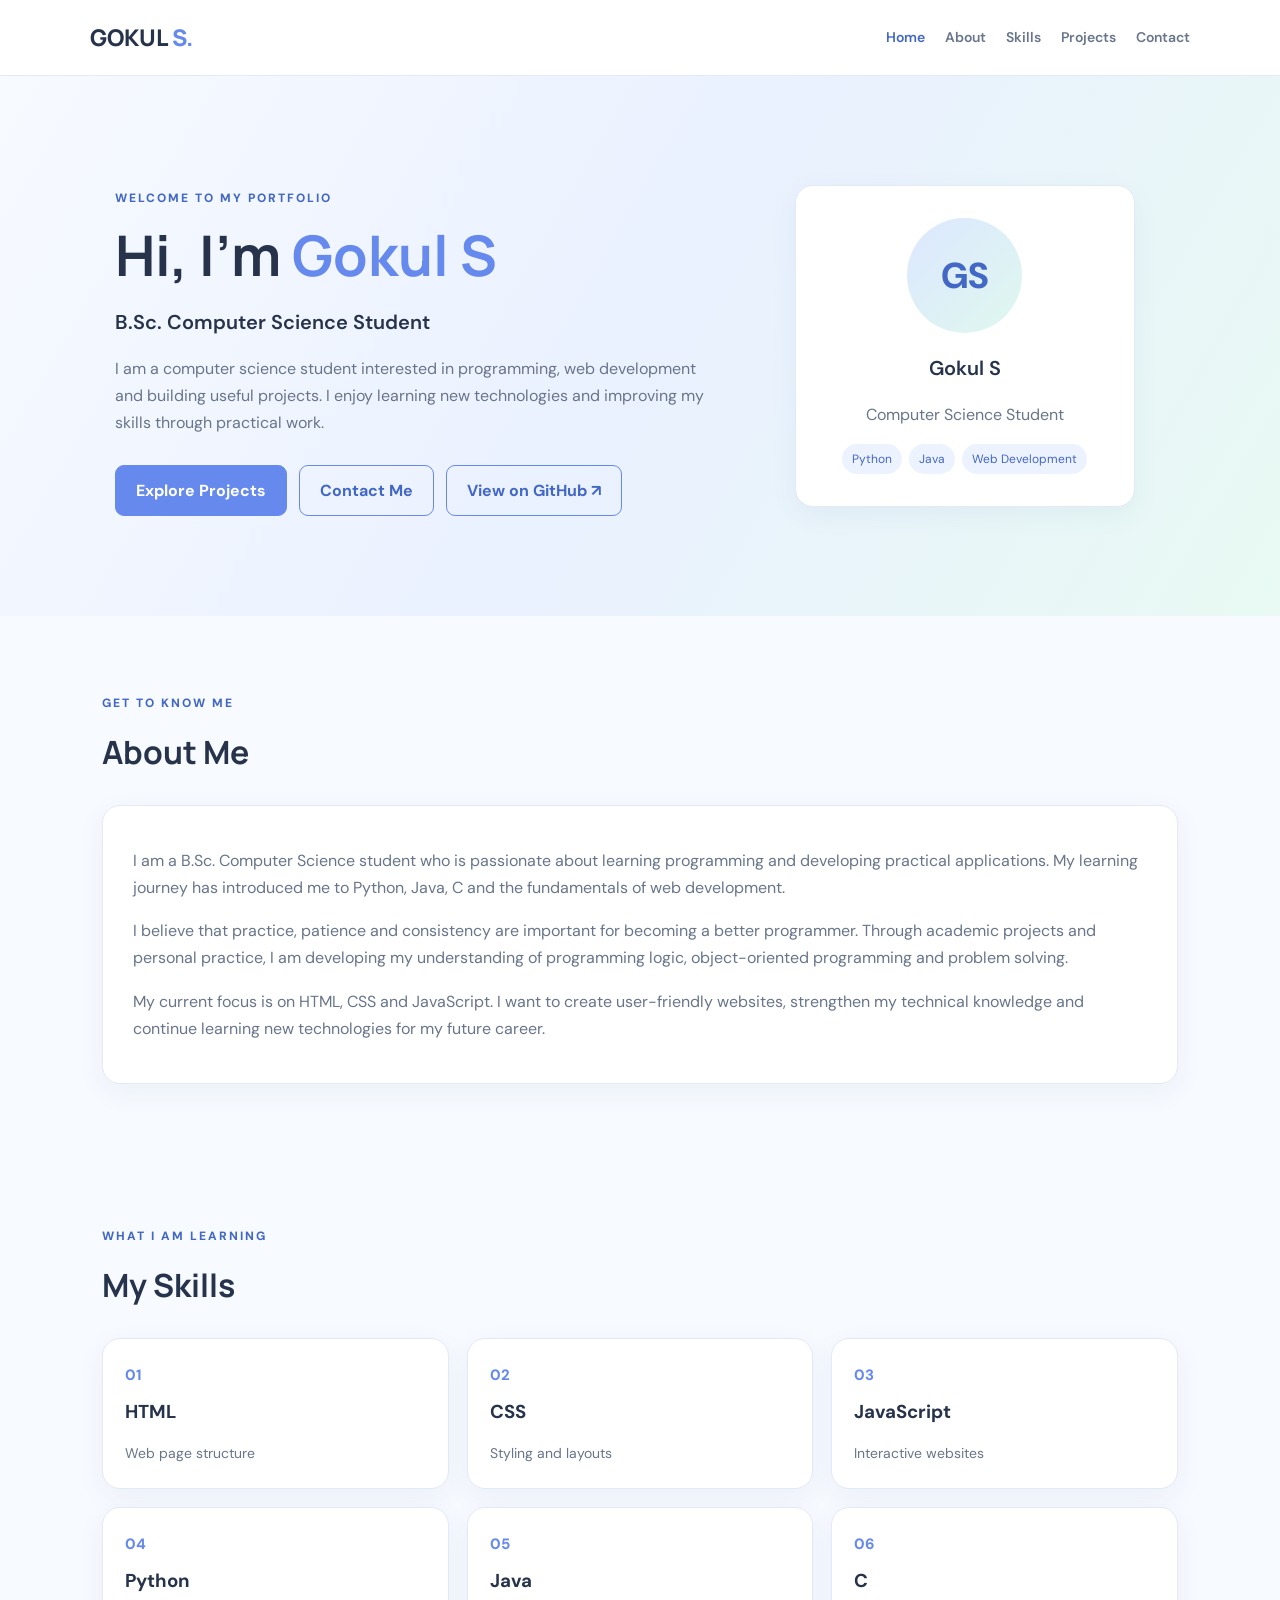
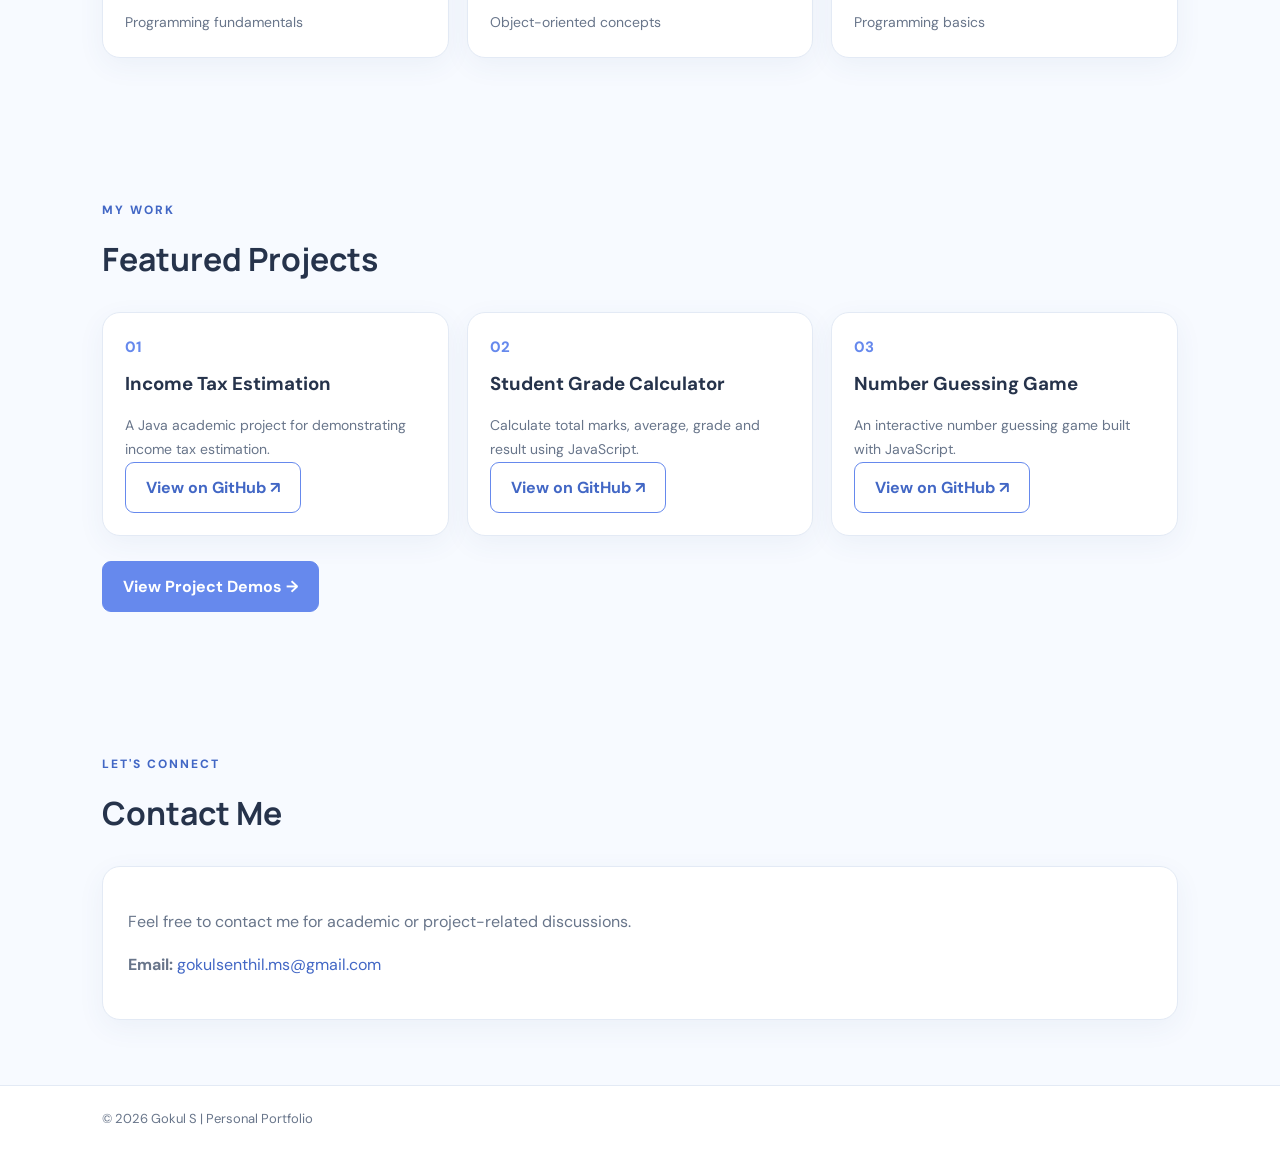
<file: index.html>
<!DOCTYPE html>
<html lang="en">
<head>
    <meta charset="UTF-8">
    <meta name="viewport" content="width=device-width, initial-scale=1.0">
    <title>Gokul S | Portfolio</title>
    <link rel="stylesheet" href="css/style.css">
    <script src="js/script.js" defer></script>
</head>
<body>

<header class="navbar">
    <a href="index.html" class="logo">GOKUL<span> S.</span></a>

    <nav>
        <a href="index.html" class="active">Home</a>
        <a href="#about">About</a>
        <a href="#skills">Skills</a>
        <a href="project.html">Projects</a>
        <a href="#contact">Contact</a>
    </nav>
</header>
<main>
    <section id="home" class="hero">
        <div class="hero-content">
            <p class="eyebrow">WELCOME TO MY PORTFOLIO</p>
            <h1>Hi, I'm <span>Gokul S</span></h1>
            <h2>B.Sc. Computer Science Student</h2>
            <p>
                I am a computer science student interested in programming,
                web development and building useful projects.
                I enjoy learning new technologies and improving my skills
                through practical work.
            </p>

            <div class="hero-buttons">
                <a href="project.html" class="btn">Explore Projects</a>
                <a href="#contact" class="btn btn-outline">Contact Me</a>
                <a
                    href="https://github.com/gokulsenthilms-png"
                    class="btn btn-outline"
                    target="_blank"
                    rel="noopener noreferrer"
                >View on GitHub ↗</a>
            </div>
        </div>

        <div class="hero-card">
            <div class="avatar">GS</div>
            <h2>Gokul S</h2>
            <p>Computer Science Student</p>

            <div class="mini-tags">
                <span>Python</span>
                <span>Java</span>
                <span>Web Development</span>
            </div>
        </div>
    </section>

    <section id="about" class="section">
        <p class="eyebrow">GET TO KNOW ME</p>
        <h2 class="section-title">About Me</h2>

        <div class="about-card">
            <p>
                I am a B.Sc. Computer Science student who is passionate
                about learning programming and developing practical
                applications. My learning journey has introduced me to
                Python, Java, C and the fundamentals of web development.
            </p>

            <p>
                I believe that practice, patience and consistency are
                important for becoming a better programmer. Through
                academic projects and personal practice, I am developing
                my understanding of programming logic, object-oriented
                programming and problem solving.
            </p>

            <p>
                My current focus is on HTML, CSS and JavaScript.
                I want to create user-friendly websites, strengthen my
                technical knowledge and continue learning new technologies
                for my future career.
            </p>
        </div>
    </section>

    <section id="skills" class="section">
        <p class="eyebrow">WHAT I AM LEARNING</p>
        <h2 class="section-title">My Skills</h2>

        <div class="skills-grid">
            <div class="skill-card">
                <span>01</span>
                <h3>HTML</h3>
                <p>Web page structure</p>
            </div>

            <div class="skill-card">
                <span>02</span>
                <h3>CSS</h3>
                <p>Styling and layouts</p>
            </div>

            <div class="skill-card">
                <span>03</span>
                <h3>JavaScript</h3>
                <p>Interactive websites</p>
            </div>

            <div class="skill-card">
                <span>04</span>
                <h3>Python</h3>
                <p>Programming fundamentals</p>
            </div>

            <div class="skill-card">
                <span>05</span>
                <h3>Java</h3>
                <p>Object-oriented concepts</p>
            </div>

            <div class="skill-card">
                <span>06</span>
                <h3>C</h3>
                <p>Programming basics</p>
            </div>
        </div>
    </section>

    <section id="projects" class="section projects-preview">
        <p class="eyebrow">MY WORK</p>
        <h2 class="section-title">Featured Projects</h2>

        <div class="preview-grid">
            <article class="project-card">
                <div class="project-number">01</div>
                <h3>Income Tax Estimation</h3>
                <p>
                    A Java academic project for demonstrating
                    income tax estimation.
                </p>
                <a
                    href="https://github.com/gokulsenthilms-png/incometax-estimation"
                    class="btn btn-outline"
                    target="_blank"
                    rel="noopener noreferrer"
                >View on GitHub ↗</a>
            </article>

            <article class="project-card">
                <div class="project-number">02</div>
                <h3>Student Grade Calculator</h3>
                <p>
                    Calculate total marks, average, grade and result
                    using JavaScript.
                </p>
                <a
                    href="https://github.com/gokulsenthilms-png/student-grade-calculator"
                    class="btn btn-outline"
                    target="_blank"
                    rel="noopener noreferrer"
                >View on GitHub ↗</a>
            </article>

            <article class="project-card">
                <div class="project-number">03</div>
                <h3>Number Guessing Game</h3>
                <p>
                    An interactive number guessing game built
                    with JavaScript.
                </p>
                <a
                    href="https://github.com/gokulsenthilms-png/guess-random-number"
                    class="btn btn-outline"
                    target="_blank"
                    rel="noopener noreferrer"
                >View on GitHub ↗</a>
            </article>
        </div>

        <a href="project.html" class="btn">View Project Demos →</a>
    </section>

    <section id="contact" class="section">
        <p class="eyebrow">LET'S CONNECT</p>
        <h2 class="section-title">Contact Me</h2>

        <div class="contact-card">
            <p>
                Feel free to contact me for academic or
                project-related discussions.
            </p>

            <p>
                <strong>Email:</strong>
                <a href="mailto:gokulsenthil.ms@gmail.com">
                    gokulsenthil.ms@gmail.com
                </a>
            </p>
        </div>
    </section>
</main>

<footer>
    <p>© 2026 Gokul S | Personal Portfolio</p>
</footer>

</body>
</html>
</file>
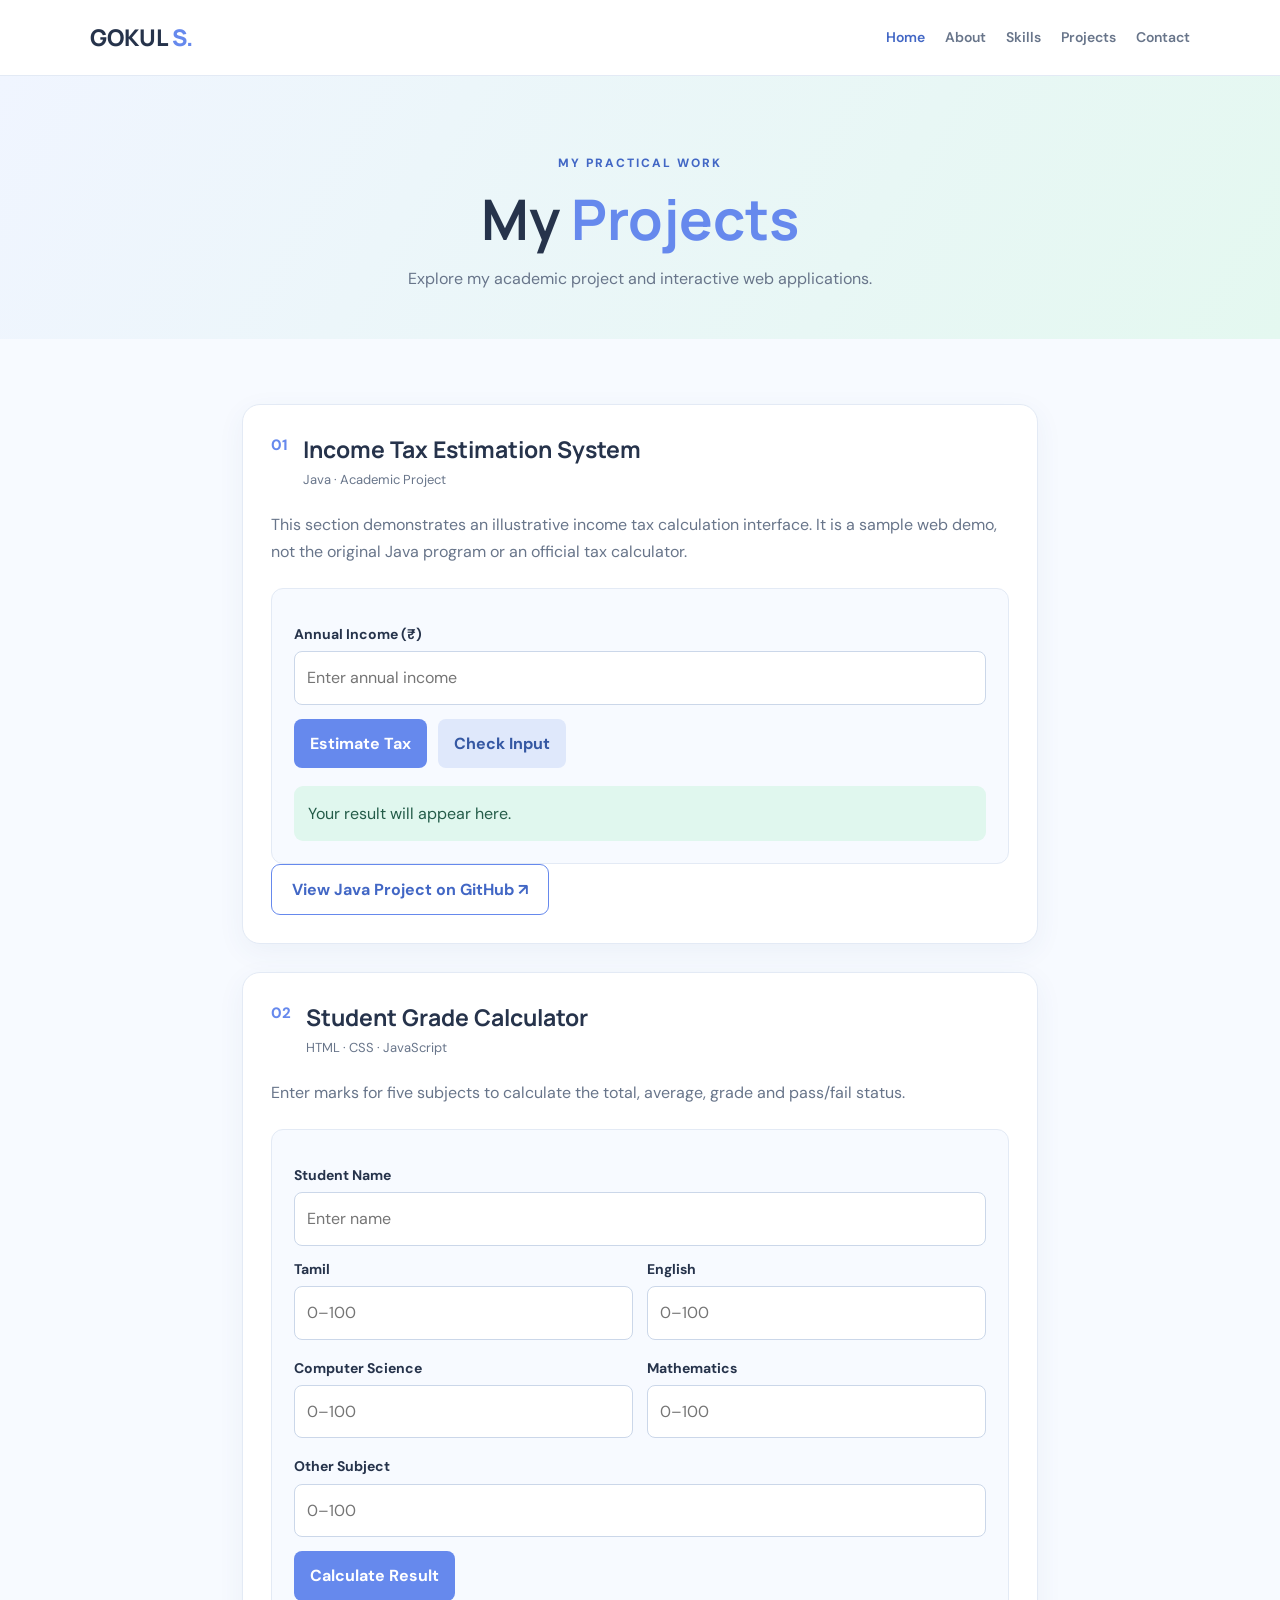
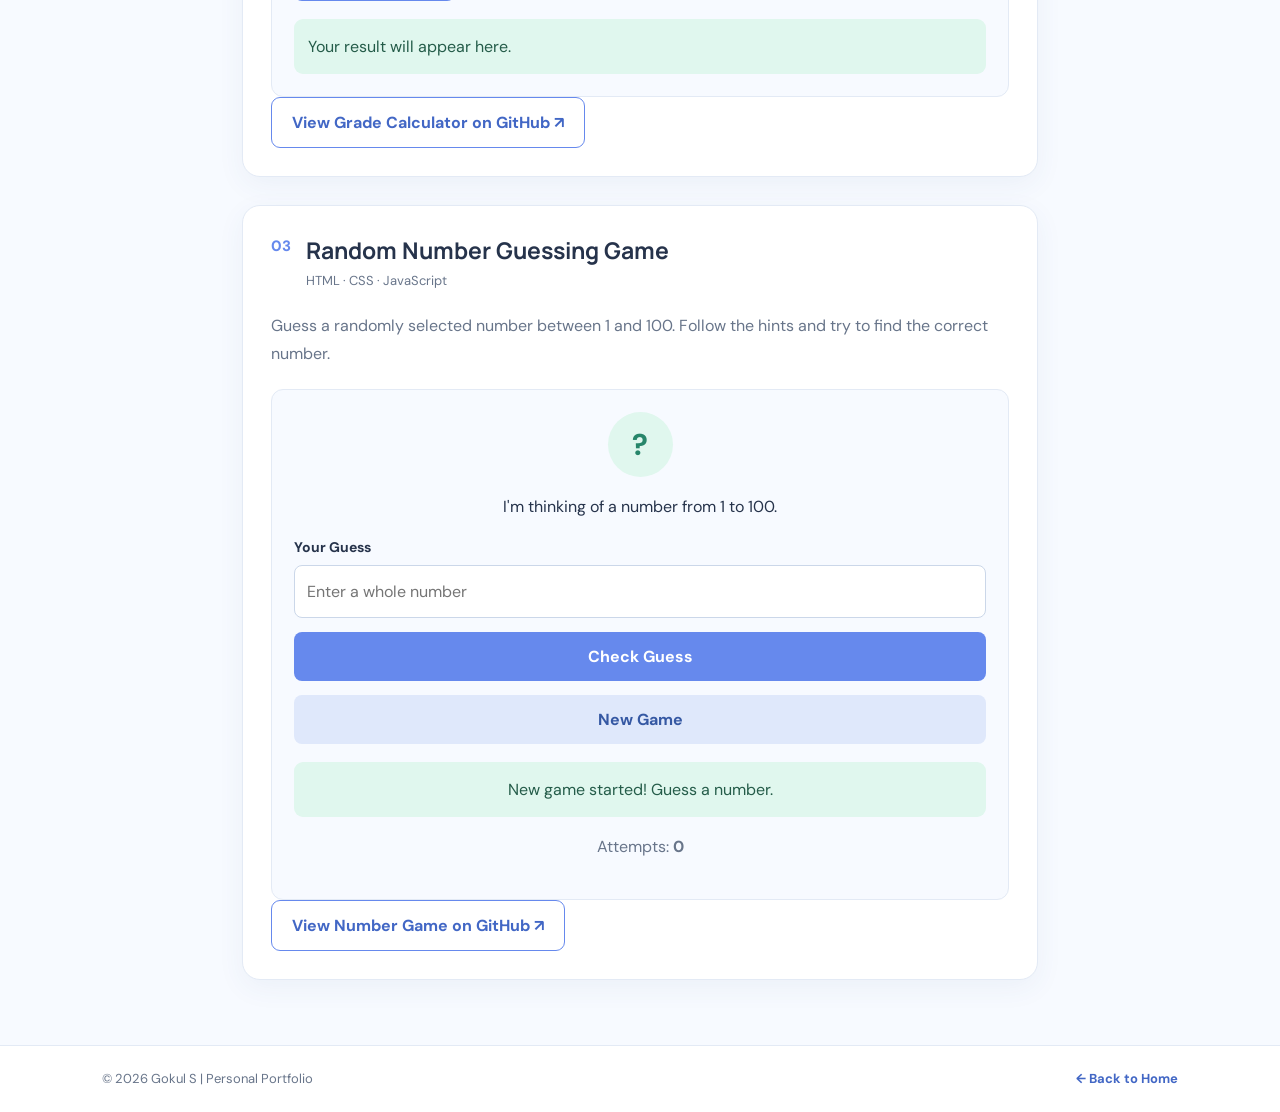
<file: project.html>
<!DOCTYPE html>
<html lang="en">
<head>
    <meta charset="UTF-8">
    <meta name="viewport" content="width=device-width, initial-scale=1.0">
    <title>Projects | Gokul S</title>
    <link rel="stylesheet" href="css/style.css">
    <script src="js/script.js" defer></script>
</head>
<body>

<header class="navbar">
    <a href="index.html" class="logo">GOKUL<span> S.</span></a>
    <nav>
        <a href="index.html">Home</a>
        <a href="index.html#about">About</a>
        <a href="index.html#skills">Skills</a>
        <a href="project.html" class="active">Projects</a>
        <a href="index.html#contact">Contact</a>
    </nav>
</header>

<main>
    <section class="page-heading">
        <p class="eyebrow">MY PRACTICAL WORK</p>
        <h1>My <span>Projects</span></h1>
        <p>Explore my academic project and interactive web applications.</p>
    </section>

    <section class="section demo-section">
        <article class="demo-card">
            <div class="demo-heading">
                <span class="project-number">01</span>
                <div>
                    <h2>Income Tax Estimation System</h2>
                    <p>Java · Academic Project</p>
                </div>
            </div>

            <p>
                This section demonstrates an illustrative income tax
                calculation interface. It is a sample web demo, not the
                original Java program or an official tax calculator.
            </p>

            <div class="demo-box">
                <label for="annualIncome">Annual Income (₹)</label>
                <input type="number" id="annualIncome" min="0"
                       placeholder="Enter annual income">

                <button type="button" id="estimateTax">Estimate Tax</button>
                <button type="button" id="taxDetection" class="secondary-btn">
                    Check Input
                </button>

                <div id="taxResult" class="result-box" aria-live="polite">
                    Your result will appear here.
                </div>
            </div>

            <a href="https://github.com/gokulsenthilms-png/incometax-estimation"
               class="btn btn-outline"
               target="_blank" rel="noopener noreferrer">
                View Java Project on GitHub ↗
            </a>
        </article>

        <article class="demo-card">
            <div class="demo-heading">
                <span class="project-number">02</span>
                <div>
                    <h2>Student Grade Calculator</h2>
                    <p>HTML · CSS · JavaScript</p>
                </div>
            </div>

            <p>
                Enter marks for five subjects to calculate the total,
                average, grade and pass/fail status.
            </p>

            <div class="demo-box">
                <label for="studentName">Student Name</label>
                <input type="text" id="studentName" placeholder="Enter name">

                <div class="marks-grid">
                    <div>
                        <label for="mark1">Tamil</label>
                        <input type="number" id="mark1" min="0" max="100" placeholder="0–100">
                    </div>
                    <div>
                        <label for="mark2">English</label>
                        <input type="number" id="mark2" min="0" max="100" placeholder="0–100">
                    </div>
                    <div>
                        <label for="mark3">Computer Science</label>
                        <input type="number" id="mark3" min="0" max="100" placeholder="0–100">
                    </div>
                    <div>
                        <label for="mark4">Mathematics</label>
                        <input type="number" id="mark4" min="0" max="100" placeholder="0–100">
                    </div>
                    <div class="full-width">
                        <label for="mark5">Other Subject</label>
                        <input type="number" id="mark5" min="0" max="100" placeholder="0–100">
                    </div>
                </div>

                <button type="button" id="calculateGrade">Calculate Result</button>

                <div id="gradeResult" class="result-box" aria-live="polite">
                    Your result will appear here.
                </div>
            </div>

            <a href="https://github.com/gokulsenthilms-png/student-grade-calculator"
               class="btn btn-outline"
               target="_blank" rel="noopener noreferrer">
                View Grade Calculator on GitHub ↗
            </a>
        </article>

        <article class="demo-card">
            <div class="demo-heading">
                <span class="project-number">03</span>
                <div>
                    <h2>Random Number Guessing Game</h2>
                    <p>HTML · CSS · JavaScript</p>
                </div>
            </div>

            <p>
                Guess a randomly selected number between 1 and 100.
                Follow the hints and try to find the correct number.
            </p>

            <div class="demo-box game-box">
                <div class="game-icon">?</div>
                <p>I'm thinking of a number from 1 to 100.</p>

                <label for="guessNumber">Your Guess</label>
                <input type="number" id="guessNumber" min="1" max="100"
                       placeholder="Enter a whole number">

                <button type="button" id="checkGuess">Check Guess</button>
                <button type="button" id="newGame" class="secondary-btn">
                    New Game
                </button>

                <div id="gameMessage" class="result-box" aria-live="polite">
                    Start guessing!
                </div>
                <p class="attempt-line">Attempts: <strong id="attemptCount">0</strong></p>
            </div>

            <a href="https://github.com/gokulsenthilms-png/guess-random-number"
               class="btn btn-outline"
               target="_blank" rel="noopener noreferrer">
                View Number Game on GitHub ↗
            </a>
        </article>
    </section>
</main>

<footer>
    <p>© 2026 Gokul S | Personal Portfolio</p>
    <a href="index.html">← Back to Home</a>
</footer>

</body>
</html>
</file>
<file: css/style.css>
@import url('https://fonts.googleapis.com/css2?family=DM+Sans:wght@400;500;600;700&family=Manrope:wght@400;500;600;700;800&display=swap');

:root {
    --blue: #6689ed;
    --blue-dark: #4267c5;
    --mint: #e0f7ee;
    --background: #f7faff;
    --white: #ffffff;
    --text: #26334b;
    --muted: #68758a;
    --border: #e3eaf5;
}

* {
    box-sizing: border-box;
    scroll-behavior: smooth;
}

body {
    margin: 0;
    font-family: 'DM Sans', Arial, sans-serif;
    color: var(--text);
    background: var(--background);
    line-height: 1.7;
}

a {
    color: inherit;
    text-decoration: none;
}

.navbar {
    display: flex;
    align-items: center;
    justify-content: space-between;
    gap: 20px;
    padding: 18px 7%;
    background: rgba(255, 255, 255, 0.96);
    border-bottom: 1px solid var(--border);
    position: sticky;
    top: 0;
    z-index: 10;
}

.logo {
    font-family: 'Manrope', sans-serif;
    font-weight: 800;
    font-size: 23px;
}

.logo span,
.hero h1 span,
.page-heading h1 span {
    color: var(--blue);
}

.navbar nav {
    display: flex;
    flex-wrap: wrap;
    gap: 20px;
}

.navbar nav a {
    color: var(--muted);
    font-size: 14px;
    font-weight: 600;
}

.navbar nav a:hover,
.navbar nav a.active {
    color: var(--blue-dark);
}

.hero {
    min-height: 540px;
    display: grid;
    grid-template-columns: 1.5fr 1fr;
    align-items: center;
    gap: 50px;
    padding: 80px 9%;
    background: linear-gradient(120deg, #f7faff, #eaf1ff, #e8faf3);
}

.hero-content {
    max-width: 650px;
}

.eyebrow {
    color: var(--blue-dark);
    font-size: 12px;
    font-weight: 800;
    letter-spacing: 2px;
}

.hero h1,
.page-heading h1 {
    margin: 10px 0;
    font-family: 'Manrope', sans-serif;
    font-size: clamp(36px, 5vw, 56px);
    line-height: 1.2;
}

.hero h2 {
    font-size: 20px;
    font-weight: 600;
}

.hero-content > p:not(.eyebrow),
.page-heading > p:not(.eyebrow) {
    color: var(--muted);
    max-width: 600px;
}

.hero-buttons {
    display: flex;
    flex-wrap: wrap;
    gap: 12px;
    margin-top: 28px;
}

.btn {
    display: inline-block;
    padding: 11px 20px;
    border: 1px solid var(--blue);
    border-radius: 9px;
    background: var(--blue);
    color: white;
    font-weight: 700;
    cursor: pointer;
}

.btn:hover {
    background: var(--blue-dark);
}

.btn-outline {
    background: transparent;
    color: var(--blue-dark);
}

.hero-card,
.about-card,
.skill-card,
.project-card,
.contact-card,
.demo-card {
    background: var(--white);
    border: 1px solid var(--border);
    border-radius: 18px;
    box-shadow: 0 8px 28px rgba(47, 77, 130, 0.06);
}

.hero-card {
    max-width: 340px;
    width: 100%;
    justify-self: center;
    padding: 32px 22px;
    text-align: center;
}

.avatar {
    width: 115px;
    height: 115px;
    display: grid;
    place-items: center;
    margin: 0 auto 18px;
    border-radius: 50%;
    background: linear-gradient(135deg, #dce7ff, #dff8ee);
    color: var(--blue-dark);
    font-size: 36px;
    font-weight: 800;
}

.hero-card h2 {
    margin-bottom: 0;
}

.hero-card p {
    color: var(--muted);
}

.mini-tags {
    display: flex;
    justify-content: center;
    flex-wrap: wrap;
    gap: 7px;
}

.mini-tags span {
    padding: 5px 10px;
    border-radius: 20px;
    background: #edf2ff;
    color: var(--blue-dark);
    font-size: 12px;
}

.section {
    padding: 65px 8%;
    scroll-margin-top: 90px;
}

.section-title {
    margin: 5px 0 25px;
    font-family: 'Manrope', sans-serif;
    font-size: 32px;
}

.about-card {
    padding: 25px 30px;
}

.about-card p {
    color: var(--muted);
}

.skills-grid,
.preview-grid {
    display: grid;
    grid-template-columns: repeat(3, minmax(0, 1fr));
    gap: 18px;
}

.skill-card,
.project-card {
    padding: 22px;
}

.skill-card span,
.project-number {
    color: var(--blue);
    font-weight: 800;
    font-size: 15px;
}

.skill-card h3,
.project-card h3 {
    margin: 8px 0 4px;
}

.skill-card p,
.project-card p {
    margin-bottom: 0;
    color: var(--muted);
    font-size: 14px;
}

.projects-preview > .btn {
    margin-top: 25px;
}

.contact-card {
    padding: 25px;
}

.contact-card p {
    color: var(--muted);
}

.contact-card a {
    color: var(--blue-dark);
    overflow-wrap: anywhere;
}

.page-heading {
    text-align: center;
    padding: 65px 20px 35px;
    background: linear-gradient(120deg, #f0f5ff, #e4f8f0);
}

.page-heading > p:not(.eyebrow) {
    margin: 12px auto;
}

.demo-section {
    max-width: 1000px;
    margin: auto;
    display: grid;
    gap: 28px;
}

.demo-card {
    padding: 28px;
}

.demo-heading {
    display: flex;
    align-items: flex-start;
    gap: 15px;
}

.demo-heading h2 {
    margin: 0;
    font-family: 'Manrope', sans-serif;
    font-size: 23px;
    line-height: 1.4;
}

.demo-heading p {
    margin: 4px 0;
    color: var(--muted);
    font-size: 13px;
}

.demo-card > p {
    color: var(--muted);
}

.demo-box {
    margin-top: 22px;
    padding: 22px;
    background: #f7faff;
    border: 1px solid var(--border);
    border-radius: 12px;
}

label {
    display: block;
    margin: 12px 0 5px;
    font-size: 14px;
    font-weight: 700;
}

input {
    width: 100%;
    padding: 12px;
    border: 1px solid #cbd7e9;
    border-radius: 8px;
    background: white;
    color: var(--text);
    font: inherit;
}

input:focus {
    outline: 2px solid #b8caff;
    border-color: var(--blue);
}

button {
    padding: 11px 16px;
    margin-top: 14px;
    border: 0;
    border-radius: 8px;
    background: var(--blue);
    color: white;
    font: inherit;
    font-weight: 700;
    cursor: pointer;
}

button:hover {
    background: var(--blue-dark);
}

button:disabled {
    opacity: 0.55;
    cursor: not-allowed;
}

.secondary-btn {
    margin-left: 7px;
    background: #dfe8fb;
    color: #3558a3;
}

.secondary-btn:hover {
    background: #cfddf7;
}

.result-box {
    min-height: 50px;
    margin-top: 18px;
    padding: 14px;
    border-radius: 9px;
    background: var(--mint);
    color: #245c49;
    overflow-wrap: anywhere;
}

.result-box p {
    margin: 4px 0;
}

.marks-grid {
    display: grid;
    grid-template-columns: 1fr 1fr;
    gap: 5px 14px;
}

.full-width {
    grid-column: 1 / -1;
}

.game-box {
    text-align: center;
}

.game-box label {
    text-align: left;
}

.game-icon {
    display: grid;
    place-items: center;
    width: 65px;
    height: 65px;
    margin: auto;
    border-radius: 50%;
    background: #e0f7ee;
    color: #27866a;
    font-size: 30px;
    font-weight: 800;
}

.game-box button {
    width: 100%;
}

.game-box .secondary-btn {
    margin-left: 0;
}

.attempt-line {
    color: var(--muted);
}

footer {
    display: flex;
    flex-wrap: wrap;
    align-items: center;
    justify-content: space-between;
    gap: 12px;
    padding: 22px 8%;
    background: white;
    border-top: 1px solid var(--border);
    color: var(--muted);
    font-size: 13px;
}

footer p {
    margin: 0;
}

footer a {
    color: var(--blue-dark);
    font-weight: 700;
}

@media (max-width: 760px) {
    .navbar {
        flex-direction: column;
        padding: 15px 5%;
    }

    .navbar nav {
        justify-content: center;
        gap: 10px 16px;
    }

    .hero {
        grid-template-columns: 1fr;
        padding: 55px 7%;
        gap: 30px;
    }

    .hero-card {
        max-width: 100%;
    }

    .section {
        padding: 45px 6%;
    }

    .skills-grid,
    .preview-grid {
        grid-template-columns: 1fr;
    }

    .demo-card {
        padding: 20px;
    }

    .demo-heading h2 {
        font-size: 20px;
    }

    .demo-box {
        padding: 15px;
    }

    .marks-grid {
        grid-template-columns: 1fr;
    }

    .full-width {
        grid-column: auto;
    }
}
navbar nav a.active {
    color: #6689ed;
}
</file>
